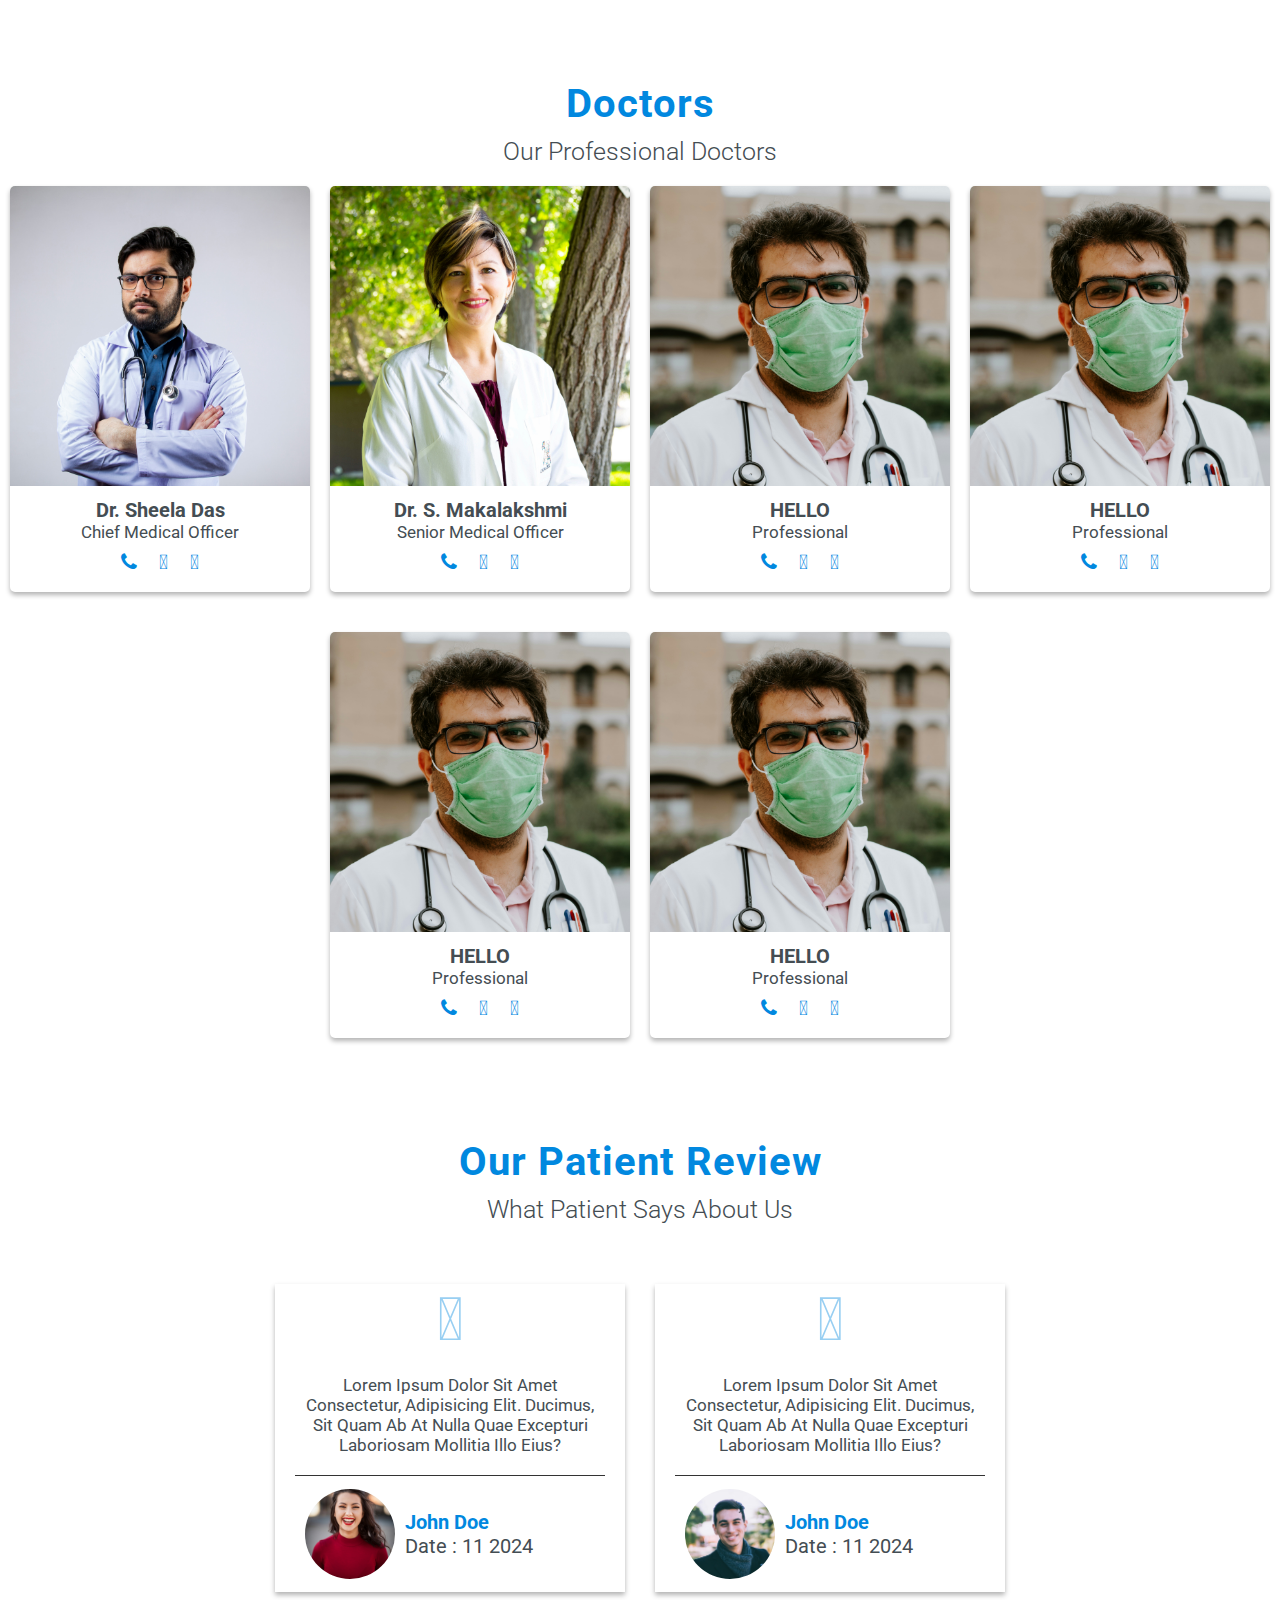
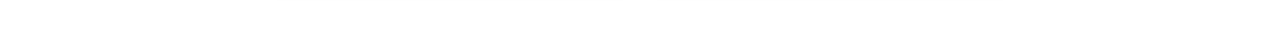
<file: PU Health care/hello.html>
<!DOCTYPE html>
 <html lang="en">
 <head>
    <meta charset="UTF-8">
    <meta name="viewport" content="width=device-width, initial-scale=1.0">
    <title>Document</title>
    <link rel="stylesheet" href="https://cdnjs.cloudflare.com/ajax/libs/font-awesome/4.7.0/css/font-awesome.min.css">
    <link rel="stylesheet" href="style.css">

    
 </head>
 <body>
    
     <!-- card section start  -->

     <section id="doctor" class="card">

        <div class="container">

            <h1 class="heading">doctors</h1>
            <h3 class="title">our professional doctors</h3>

            <div class="box-container">

                <!-- start here  -->
                <div class="box">
                    <img src="./images/doctor-1.jpg" alt="">

                    <div class="content">
                        <a href="#">
                            <h2> Dr. Sheela Das</h2>
                        </a>
                        <p>Chief Medical Officer</p>

                        <!-- card icons  -->
                        <div class="icons">
                            <a href="Ph: 0413 2654 237 / 2656173" class="fa fa-phone"></a>
                            <a href="#" class="fab fa-facebook-f"></a>
                            <a href="#" class="fab fa-instagram"></a>
                        </div>
                    </div>
                </div>
                <!-- end here  -->

                <!-- start here  -->
                <div class="box">
                    <img src="./images/doctor-2.jpg" alt="">

                    <div class="content">
                        <a href="#">
                            <h2>Dr. S. Makalakshmi</h2>
                        </a>
                        <p>Senior Medical Officer</p>

                        <!-- card icons  -->
                        <div class="icons">
                            <a href="7845129865" class="fa fa-phone" target="_blank"></a>
                            <a href="#" class="fab fa-facebook-f"></a>
                            <a href="#" class="fab fa-instagram"></a>
                        </div>
                    </div>
                </div>
                <!-- end here  -->

                <!-- start here  -->
                <div class="box">
                    <img src="./images/doctor-3.jpg" alt="">

                    <div class="content">
                        <a href="#">
                            <h2>HELLO</h2>
                        </a>
                        <p>professional</p>

                        <!-- card icons  -->
                        <div class="icons">
                            <a href="#" class="fa fa-phone"></a>
                            <a href="#" class="fab fa-facebook-f"></a>
                            <a href="#" class="fab fa-instagram"></a>
                        </div>
                    </div>
                </div>
                <!-- end here  -->
                    <!-- start here  -->
                <div class="box">
                    <img src="./images/doctor-3.jpg" alt="">

                    <div class="content">
                        <a href="#">
                            <h2>HELLO</h2>
                        </a>
                        <p>professional</p>

                        <!-- card icons  -->
                        <div class="icons">
                            <a href="#" class="fa fa-phone"></a>
                            <a href="#" class="fab fa-facebook-f"></a>
                            <a href="#" class="fab fa-instagram"></a>
                        </div>
                    </div>
                </div>
                <!-- end here  -->
                    <!-- start here  -->
                <div class="box">
                    <img src="./images/doctor-3.jpg" alt="">

                    <div class="content">
                        <a href="#">
                            <h2>HELLO</h2>
                        </a>
                        <p>professional</p>

                        <!-- card icons  -->
                        <div class="icons">
                            <a href="#" class="fa fa-phone"></a>
                            <a href="#" class="fab fa-facebook-f"></a>
                            <a href="#" class="fab fa-instagram"></a>
                        </div>
                    </div>
                </div>
                <!-- end here  -->
                    <!-- start here  -->
                <div class="box">
                    <img src="./images/doctor-3.jpg" alt="">

                    <div class="content">
                        <a href="#">
                            <h2>HELLO</h2>
                        </a>
                        <p>professional</p>

                        <!-- card icons  -->
                        <div class="icons">
                            <a href="#" class="fa fa-phone"></a>
                            <a href="#" class="fab fa-facebook-f"></a>
                            <a href="#" class="fab fa-instagram"></a>
                        </div>
                    </div>
                </div>
                <!-- end here  -->

            </div>
        </div>
    </section>
    <!-- card section end  -->

    <!-- review section start  -->

    <section id="review" class="review">

        <h1 class="heading">our patient review</h1>
        <h3 class="title">what patient says about us</h3>

        <div class="box-container">

            <!-- start here  -->
            <div class="box">
                <i class="fas fa-quote-left"></i>
                <p>Lorem ipsum dolor sit amet consectetur, adipisicing elit. Ducimus, sit quam ab at nulla quae
                    excepturi laboriosam mollitia illo eius?</p>

                <div class="images">
                    <img src="./images/img-1.jpg" alt="">

                    <div class="info">
                        <h3>john doe</h3>
                        <span>date : 11 2024</span>
                    </div>
                </div>
            </div>
            <!-- end here  -->


            <!-- start here  -->
            <div class="box">
                <i class="fas fa-quote-left"></i>
                <p>Lorem ipsum dolor sit amet consectetur, adipisicing elit. Ducimus, sit quam ab at nulla quae
                    excepturi laboriosam mollitia illo eius?</p>

                <div class="images">
                    <img src="./images/img-2.jpg" alt="">

                    <div class="info">
                        <h3>john doe</h3>
                        <span>date : 11 2024</span>
                    </div>
                </div>
            </div>
            <!-- end here  -->
 
 </body>
 </html>
</file>
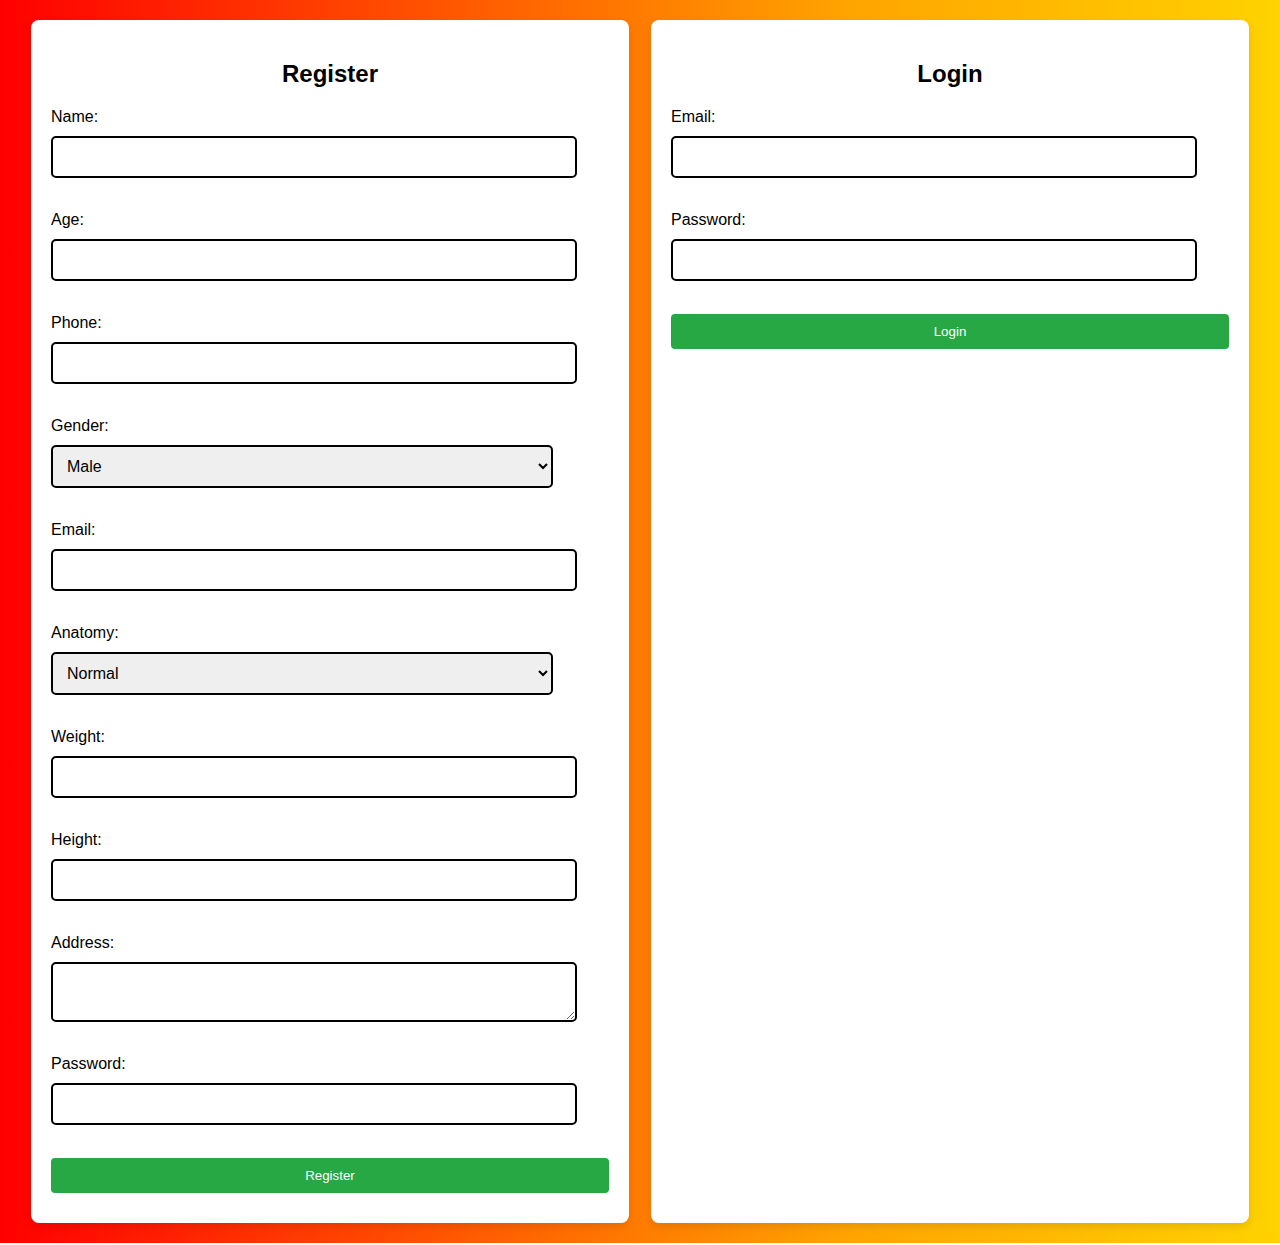
<file: PU Health care/Registration/regist.html>
<!DOCTYPE html>
<html lang="en">
<head>
    <meta charset="UTF-8">
    <meta name="viewport" content="width=device-width, initial-scale=1.0">
    <title>Login and Registration</title>
    <link rel="stylesheet" href="style.css">
</head>
<body>
    <div id="container">
        <!-- Registration Form -->
        <div id="register">
            <h2>Register</h2>
            <form action="register.php" method="POST">
                <label for="name">Name:</label>
                <input type="text" name="name" required><br>

                <label for="age">Age:</label>
                <input type="number" name="age" required><br>

                <label for="phone">Phone:</label>
                <input type="text" name="phone" required><br>

                <label for="gender">Gender:</label>
                <select name="gender" required>
                    <option value="Male">Male</option>
                    <option value="Female">Female</option>
                    <option value="Other">Other</option>
                </select><br>

                <label for="email">Email:</label>
                <input type="email" name="email" required><br>

                <label for="anatomy">Anatomy:</label>
                <select name="anatomy" required>
                    <option value="Normal">Normal</option>
                    <option value="Athletic">Athletic</option>
                    <option value="Other">Other</option>
                </select><br>

                <label for="weight">Weight:</label>
                <input type="number" name="weight" step="0.1" required><br>

                <label for="height">Height:</label>
                <input type="number" name="height" step="0.1" required><br>

                <label for="address">Address:</label>
                <textarea name="address" required></textarea><br>

                <label for="password">Password:</label>
                <input type="password" name="password" required><br>

                <button type="submit">Register</button>
            </form>
        </div>

        <!-- Login Form -->
        <div id="login">
            <h2>Login</h2>
            <form action="login.php" method="POST">
                <label for="email">Email:</label>
                <input type="email" name="email" required><br>

                <label for="password">Password:</label>
                <input type="password" name="password" required><br>

                <button type="submit">Login</button>
            </form>
        </div>
    </div>
</body>
</html>
</file>
<file: PU Health care/style.css>
/* google font   */
  @import url('https://fonts.googleapis.com/css2?family=Roboto:ital,wght@0,100;0,300;0,400;0,500;0,700;0,900;1,100;1,300;1,400;1,500;1,700;1,900&display=swap');

  /* root color  */
  :root{
    --blue:#0188df;
    --black:#444d53;
    --wight:#fff;
  }
.rot{
  align-items: right;
}
  /* custom css  */
  *{
    font-family: "Roboto", sans-serif;
    margin: 0; padding: 0;
    text-decoration: none;
    text-transform: capitalize;
    outline: none;
    box-sizing: border-box;
     
    transition: all linear .2s;
  }
  .carousel-item img {
    margin-top: 1.2cm;
    max-height: 400px; /* Set a fixed height for images */
    object-fit: cover; /* Adjust how the image fits within the carousel */
}

  html{
    font-size: 62.5%;
    overflow-x: hidden;
  }
  .hii{
    background-color: #0056b3;
    color: #eee;
    box-sizing: border-box;
    height: 1cm;
  }
  .hii .hiii{
    font-size: large;
  }
.news{
  background-color: #0056b3;
  color: #eee;
  box-sizing: border-box;
  height: 2cm;
  font-size: 4rem;
  margin-top: auto;
}
 /* button  */
 .button{
    height: 3.5rem;
    width: 15rem;
    background: var(--blue);
    color: var(--wight);
    font-size: 1.7rem;
    text-transform: capitalize;
    border-radius: .5rem;
    cursor: pointer;
    margin: 1rem 0;
    border: .1rem solid var(--blue);
 }

 .button:hover{
    border: .1rem solid var(--blue);
    background: var(--wight);
    color: var(--blue);
    letter-spacing: .2rem;
 }

 /* heading  */
.heading{
    text-align: center;
    font-size: 4rem;
    padding: 1rem;
    padding-top: 8rem;
    color: var(--blue);
    letter-spacing: .1rem;
}
 /* title  */
.title{
    text-align: center;
    padding: 0rem 1rem;
    font-size: 2.5rem;
    color: var(--black);
    font-weight: 300;
}



  /* header navbar section start  */

  header{
    width: 96%;
    background: var(--wight);
    position:fixed;
    top: 3rem;
    left: 50%;
    transform: translate(-50%);
    display: flex;
    align-items: center;
    justify-content: space-between;
    padding: 1rem 2rem;
    z-index: 1000;
  }

  /* logo name  */
  header a{
    color: var(--black);
  }

  header a:hover{
    color: var(--blue);
  }

  header .logo{
    font-size: 3rem;
  }

  header .logo span{
    color: var(--blue);
  }

  /* navbar link  */
  header .navbar ul{
    display: flex;
    align-items: center;
    justify-content: space-between;
    list-style: none;
  }

  header .navbar ul li{
    margin: 0 1rem;
  }

  header .navbar ul li a{
    font-size: 2rem;
    color: var(--black);
  }

  header .navbar ul li a:hover{
    color: var(--blue);
  }

 header .fa-bars{
    font-size: 3rem;
    color: var(--blue);
    cursor: pointer;
    display: none;
 }

 header .fa-times{
    transform: rotate(180deg);
 }


 .header-active{
    top: 0;
    width: 100%;
    box-shadow: .1rem .3rem rgba(0,0,0,.3);
 }



  /* header navbar section end  */

  /* home section start  */

  .home{
    min-height: 100vh;
    padding-top: 1rem;
    
  }

  .home .row{
    display: flex;
    align-items: center;
    justify-content: space-around;
    width: 85%;
    margin: 0 auto;
  }

  /* home images  */
  .home .row .images img{
    height: 75vh;
  }

  /* home heading  */
  .home .content h1{
    font-size: 4rem;
    color: var(--black);
  }

  .home .content h1 span{
    color: var(--blue);
  }

  .home .content p{
    font-size: 1.9rem;
    color: var(--black);
  }
  .hemant1{
    font-size: large;
    padding-left: 1cm;
  }
  .home .carousel-inner{
    height: 65px;
  }
  

  /* home section end  */


  /* about section start  */
  .about{
    background-color: #f9f9f9;
    background-color: #28a745;
  }

  .about .box-container{
    padding: 4rem 0;
  }

  .about .box-container .box{
    width: 95%;
    margin: 4rem auto;
    border-radius: .5rem;
    box-shadow: 0 .3rem .5rem rgba(0,0,0,.3);
    display: flex;
    align-items: center;
    overflow: hidden;
    background: var(--wight);
  }
  .dropdown .dropbtn {
    font-size: 18px;  
    border: none;
    outline: none;
    color: black;
    padding: 14px 16px;
    background-color: inherit;
    /* font-family: inherit; */
    margin: 0;
  }
  
  .dropdown-content {
    display: none;
    position: absolute;
    background-color: #f6f7fc;
    min-width: 160px;
    box-shadow: 0px 8px 16px 0px rgba(0,0,0,0.2);
    z-index: 1;
  }
  
  .dropdown-content a {
    float: none;
    color: black;
    padding: 12px 16px;
    text-decoration: none;
    display: block;
    text-align: left;
  }
  
  .dropdown-content a:hover {
    background-color: #ddd;
  }
  
  .dropdown:hover .dropdown-content {
    display: block;
  }
  /* about images  */
  .about .box-container .box .images{
    height: 40rem;
    width: 50%;
  }

  .about .box-container .box .images img{
    height: 100%;
    width: 100%;
  }

  /* about heading & text */
  .about .box-container .box .content{
    height: 100%;
    width: 50%;
    padding: 2rem;
  }

  .about .box-container .box .content h3{
    font-size: 3rem;
    color: var(--blue);
    display: flex;
    align-items: start;
  
  }
  .button1{
     float: right;
     
  }
  .button1 {
    background-color: #08111b; /* Button color */
    color: white; /* Text color */
    border: none; /* No border */
    border-radius: 50px; /* Rounded corners */
    padding: 15px 30px; /* Padding */
    font-size: 16px; /* Font size */
    position: fixed; /* Fix position */
    bottom: 20px; /* Distance from bottom */
    right: 20px; /* Distance from right */
    box-shadow: 0 4px 10px rgba(0, 0, 0, 0.2); /* Shadow for floating effect */
    cursor: pointer; /* Pointer on hover */
    transition: background-color 0.3s; /* Smooth background transition */
    target
}

.button:hover {
    background-color: #0056b3; /* Darker shade on hover */
}

  .content {
    padding: 20px;
}

.floating-button {
    position: fixed;
    bottom: 20px;   /* Distance from the bottom */
    right: 20px;    /* Distance from the right */
    background-color: #28a745; /* Green background */
    color: white;
    border: none;
    border-radius: 50%;
    width: 60px;
    height: 60px;
    text-align: center;
    line-height: 60px; /* Centers the icon vertically */
    font-size: 24px;
    text-decoration: none;
    box-shadow: 0 2px 10px rgba(0, 0, 0, 0.3);
    transition: background-color 0.3s;
}

.floating-button:hover {
    background-color: #218838; /* Darker green on hover */
}

  .about .box-container .box .content p{
    font-size: 1.5rem;
    color: var(--black);
    padding: 1rem 0;
    text-align: start;
  }

  .about .box-container .box:nth-child(even){
    flex-flow: row-reverse;
  }
  

   /* about section end  */
  
  /* card section start  */

  .card .box-container{
    display: flex;
    justify-content: center;
    flex-wrap: wrap;
  }

  .card .box-container .box{
    width: 30rem;
    margin: 2rem 1rem;
    overflow: hidden;
    border-radius: .5rem;
    box-shadow: 0 .3rem .5rem rgba(0,0,0,.3);
  }

  /* card images  */
  .card .box-container .box img{
    height: 30rem;
    width: 100%;
    object-fit: cover;
  }

  .card .box-container .box .content{
    padding: 1rem 1.3rem;
  }

  .card .box-container .box .content h2{
    font-size: 2rem ;
    text-align: center;
    color: var(--black);
  }

  .card .box-container .box .content h2:hover{
    color: var(--blue);
    text-decoration: underline;
  }

  .card .box-container .box .content p{
    font-size: 1.7rem;
    text-align: center;
    color: var(--black);
  }

  .card .box-container .box .content .icons{
    text-align: center;
  }
  
  .card .box-container .box .content .icons a{
    font-size: 2rem;
    color: var(--blue);
    text-align: center;
    margin: 1rem;
  }
  /* card section end  */

  /* review section start  */
  .review .box-container{
    display: flex;
    justify-content: center;
    flex-wrap: wrap;
    padding: 2rem 0;
  }

  .review .box-container .box{
    width: 35rem;
    text-align: center;
    padding: 0 2rem;
    margin: 4rem 1.5rem;
    box-shadow: 0 .3rem .5rem rgba(0,0,0,.3);
  }

  /* images  */
  .review .box-container .box .images{
    display: flex;
    align-items: center;
    text-align: left;
    padding: .5rem 0;
    border-top: .1rem solid #333;
  }

  .review .box-container .box .images img{
    height: 9rem;
    width: 9rem;
    border-radius: 50%;
    object-fit: cover;
    margin: .8rem 1rem;
  }

  .review .box-container .box i{
    font-size: 6rem ;
    margin-top: -3rem;
    color: var(--blue);
    opacity: .4;
  }

  
  .review .box-container .box p{
    color: var(--black);
    font-size: 1.7rem;
    padding: 2rem 0;
  }

  .review .box-container .box .info h3{
    color: var(--blue);
    font-size: 2rem;
  }
  .review .box-container .box .info span{
    color: var(--black);
    font-size: 2rem;
  }
  /* review section end */

  /* contact section start  */
  .contact{
    background: #eee;
  }

  .contact .row{
    display: flex;
    align-items: center;
    justify-content: center;
    padding: 5rem 0;
  }

  .contact .row .images img{
    width: 50vw;
    height: 70vh;
  }

  .contact .row  .form-container{
    width: 50%;
    padding-right: 6rem;
  }

  .contact .row  .form-container input, textarea{
    height: 4rem;
    width: 100%;
    background: var(--wight);
    border: none;
    border-radius: 5rem;
    padding: 0 1rem;
    margin: 1rem 0;
    color: var(--blue);
    font-size: 1.7rem;
  }

  .contact .row  .form-container input:focus , textarea:focus{
    border: .2rem solid var(--blue);
  }

  .contact .row  .form-container textarea{
    height: 20rem;
    border-radius: 1rem;
    padding: 1rem;
    resize: none;
  }

  .contact .row  .form-container input[type="submit"]{
    width: 17rem;
    background: var(--blue);
    color: var(--wight);
    cursor: pointer;
    font-size: 2rem;
  }

  .contact .row  .form-container input[type="submit"]:hover{
    background: var(--wight);
    color: var(--blue);
    border: .2rem solid var(--blue);
  }
  /* contact section end  */

  /* bolg section start  */

  .blog .box-container{
    display: flex;
    justify-content: center;
    flex-wrap: wrap;
    transition: 1s;
  }

  .blog .box-container .box{
    width: 25rem;
    height: 35rem;
    margin: 2rem 3rem;
    overflow: hidden;
    border-radius: .5rem;
    box-shadow: 0 .3rem .5rem rgba(0,0,0,.3);

  }
  .blog .box:hover{
    transform: scale(1.2);
    z-index: 2;
  }

  /* blog images  */
  .blog .box-container .box img{
    width: 100%;
    object-fit: cover;
  }

  .blog .box-container .box .content{
    padding: 0 1.5rem;
  }

  .blog .box-container .box .content h2{
    font-size: 2rem;
    color: var(--blue);
  }

  .blog .box-container .box .content p{
    font-size: 1.3rem;
    color: var(--black);
  }
  .Eventblog{
    background-color: #63cc26;
  }
  /* bolg section end  */

  /* footer section start  */
 .footer{
  background: var(--black);
  display: flex;
  justify-content: center;
  flex-wrap: wrap;
  padding: 2rem 0;
 }

 .footer .box{
  width: 30rem;
  margin: 2rem;
  text-align: center;
 }

 .footer .box:nth-child(1){
  text-align: left;
 }

/* logo  */

.footer .box .logo{
  padding: 2rem 0;
  font-size: 3rem;
  color: var(--wight);
}

.footer .box .logo:hover{
  color: var(--blue);
}

.footer .box .logo span{
  color: var(--blue);
}

.footer .box p{
  font-size: 1.5rem;
  color: var(--wight);
}

.footer .box a{
  color: var(--wight);
  font-size: 2rem;
  display: block;
  padding: .2rem 0;
}

.footer .box a:hover{
  text-decoration: underline;
}


.footer .credit{
  width: 85%;
  padding-top: 1rem;
  font-size: 2rem;
  color: var(--wight);
  text-align: center;
  border-top: .2rem solid var(--wight);
}

.footer .credit span{
  color: var(--blue);
  text-decoration: underline;
  letter-spacing: .5rem;
}



  /* footer section end  */

















  /* media query  */

  @media (max-width:768px){

    html{
        font-size: 55%;
    }

    header .fa-bars{
        display: block;
    }
    
    header .navbar{
        position: fixed;
        top: -100rem; left: 0;
        width: 100%;
        background: var(--wight);
        
        opacity: 0;
    }

    header .navbar ul{
        flex-flow: column;
        padding: 2rem 0;
    }

    header .navbar ul li{
        margin: 1rem 0;
        width: 100%;
        text-align: center;
    }

    header .navbar ul li a{
        font-size: 3rem;
        display: block;
    }

    header .nav-toggle{
        top: 5.5rem;
        opacity: 1;
    }

    /* home media query  */

    .home .row{
        flex-flow: column;
    }

    .home .row .content{
        text-align: center;
    }

    /* home images  */
    .home .row .images img{
        width: 100%;
    }

  /* about media query  */
   .about .box-container .box{
    flex-flow: column;
    width: 90%;
   }

   .about .box-container .box:nth-child(even){
    flex-flow: column;
   }

   .about .box-container .box .images{
    width: 100%;
   }

   .about .box-container .box .content{
    width: 100%;
   }
   
   /* contact form  */
   .contact .row{
    flex-flow: column;
   }

   .contact .row .images img{
    height: 50vh;
    width: 90vw;
   }

   .contact .row .form-container{
    width: 90%;
    padding: 0;
   }
  }
</file>
<file: PU Health care/Registration/style.css>
body {
    font-family: Arial, sans-serif;
    background: #f7f7f7;
    margin: 0;
    padding: 0;
}
body {
    background: linear-gradient(90deg, red, orange, yellow, green, blue, indigo, violet);
    background-size: 400% 400%;
    animation: rainbow 10s linear infinite;
    height: 100vh;
    margin: 0;
}

@keyframes rainbow {
    0% { background-position: 0% 50%; }
    50% { background-position: 100% 50%; }
    100% { background-position: 0% 50%; }
}


#container {
    display: flex;
    justify-content: space-around;
    padding: 20px;
}

#register, #login {
    background: white;
    border-radius: 8px;
    padding: 20px;
    width: 45%;
    box-shadow: 0 4px 8px rgba(0, 0, 0, 0.1);
}

h2 {
    text-align: center;
}

form {
    display: flex;
    flex-direction: column;
}

label, input, select, textarea, button {
    margin-bottom: 10px;
}

button {
    background: #28a745;
    color: white;
    border: none;
    padding: 10px;
    border-radius: 4px;
    cursor: pointer;
}

button:hover {
    background: #218838;
}


input[type="text"],
input[type="email"],
input[type="number"],
input[type="password"],
select,
textarea {
    width: 90%;
    padding: 10px;
    margin-bottom: 15px;
    border-radius: 5px;
    font-size: 16px;
    border:2px solid black;
    transition: border-color 0.3s ease;
}


input:focus,
select:focus,
textarea:focus {
    border-color: #5fa8d3;
    outline: none;
    color:Black;
}
</file>
